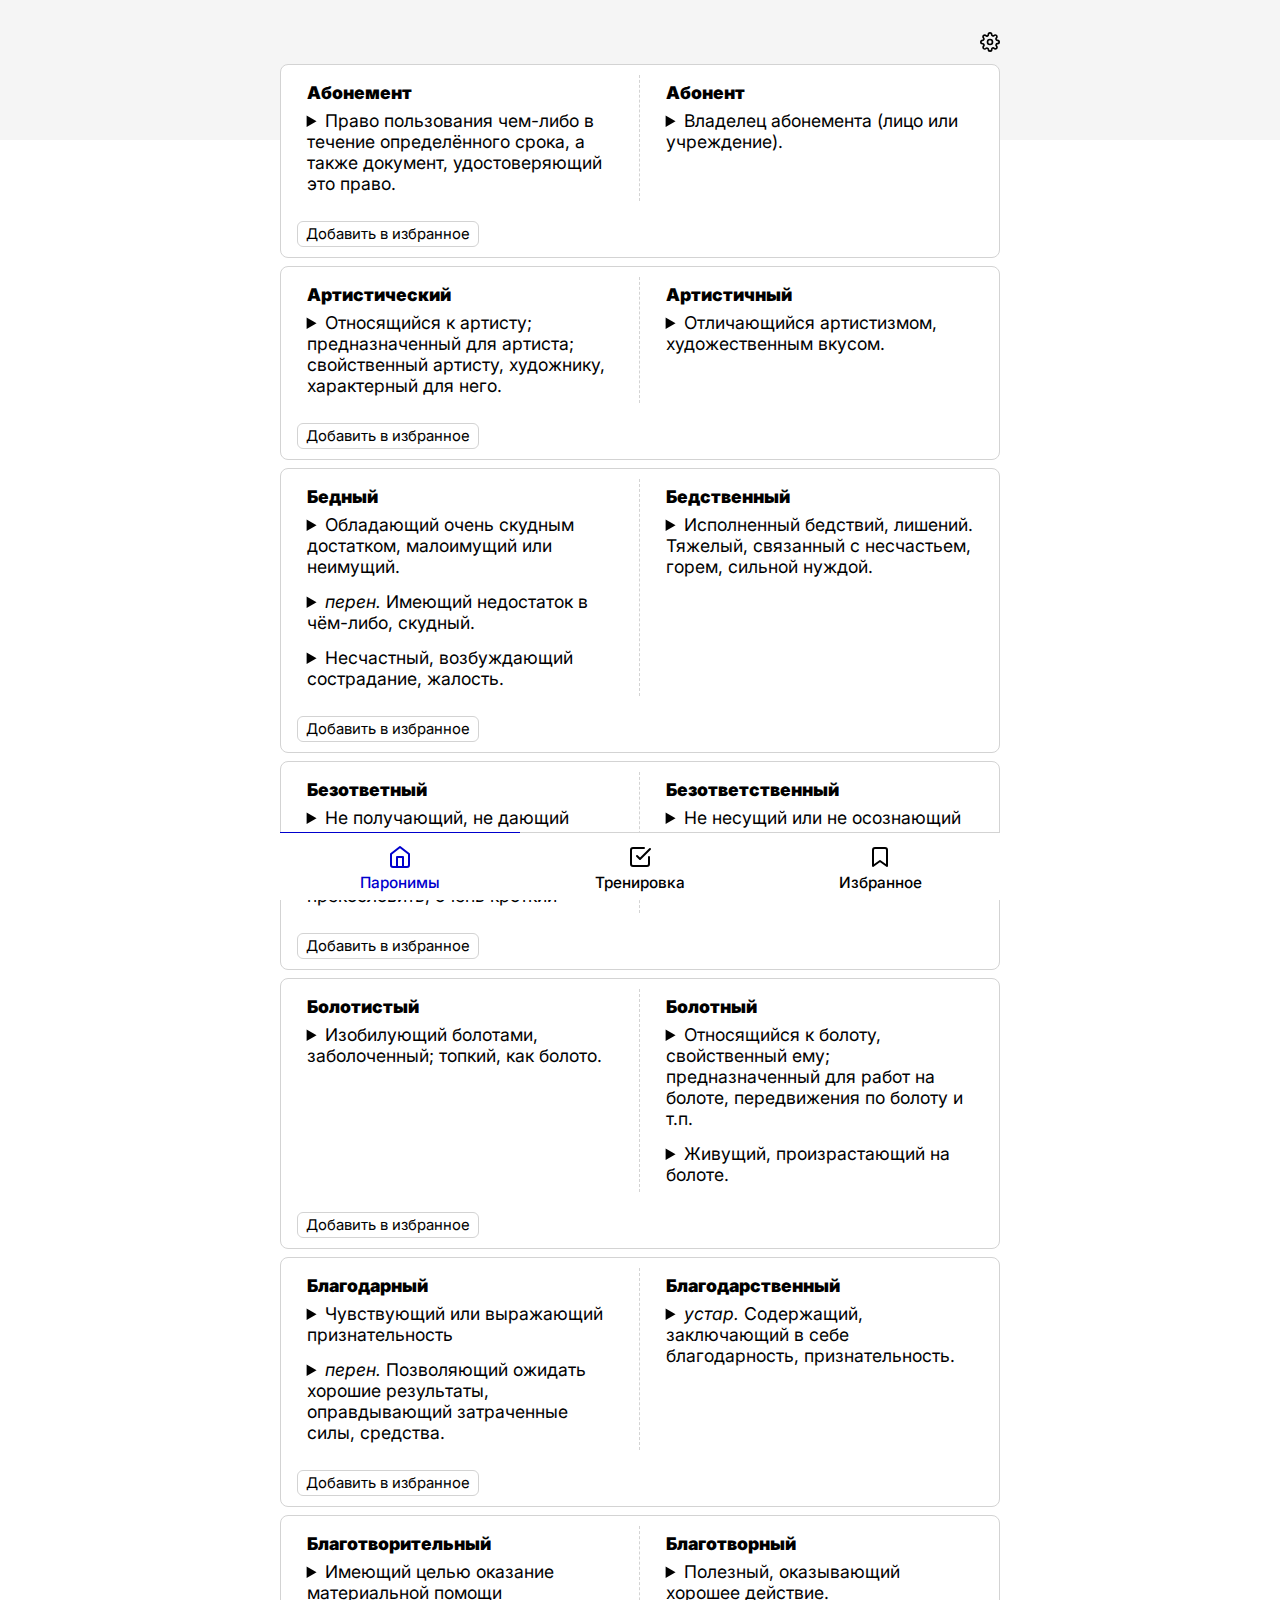
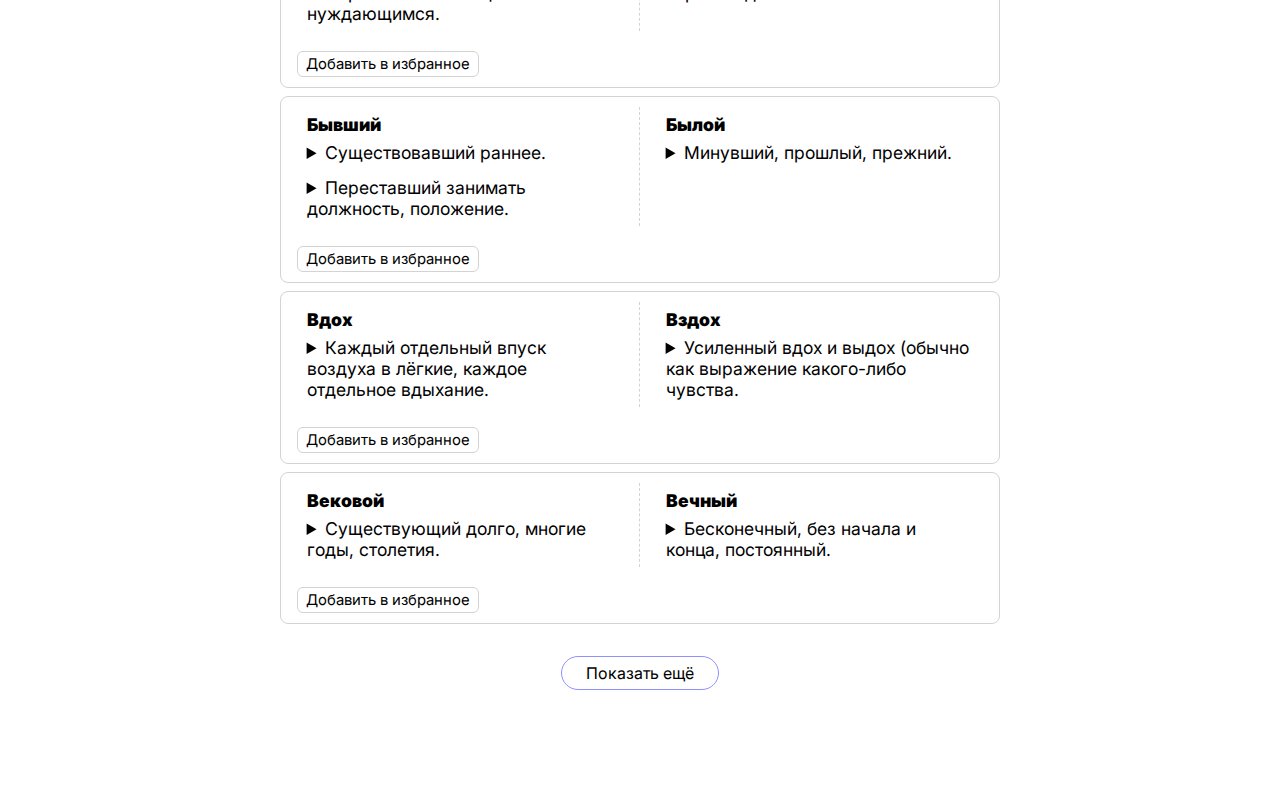
<file: index.html>
<!DOCTYPE html>
<html>
    <head>
        <title>Русский язык</title>
        <meta name="viewport" content="width=device-width, initial-scale=1.0">
        <meta http-equiv="Content-Type" content="text/html;charset=UTF-8">
        <link rel="stylesheet" href="style.css">
        <link rel="preconnect" href="https://fonts.gstatic.com">
        <link rel="manifest" href="manifest.json">
        <link href="https://fonts.googleapis.com/css2?family=Inter:wght@400;500;600;700;800;900&display=swap" rel="stylesheet">
        <script src="main.js" defer></script>
    </head>
    <body>
        <div id="welcome"></div>
        <main>
            <article id="tab" data-index="0"> <!-- main -->
                <header>
                    <button onclick="changeTab(3)"><svg viewBox="0 0 24 24"><circle cx="12" cy="12" r="3"></circle><path d="M19.4 15a1.65 1.65 0 0 0 .33 1.82l.06.06a2 2 0 0 1 0 2.83 2 2 0 0 1-2.83 0l-.06-.06a1.65 1.65 0 0 0-1.82-.33 1.65 1.65 0 0 0-1 1.51V21a2 2 0 0 1-2 2 2 2 0 0 1-2-2v-.09A1.65 1.65 0 0 0 9 19.4a1.65 1.65 0 0 0-1.82.33l-.06.06a2 2 0 0 1-2.83 0 2 2 0 0 1 0-2.83l.06-.06a1.65 1.65 0 0 0 .33-1.82 1.65 1.65 0 0 0-1.51-1H3a2 2 0 0 1-2-2 2 2 0 0 1 2-2h.09A1.65 1.65 0 0 0 4.6 9a1.65 1.65 0 0 0-.33-1.82l-.06-.06a2 2 0 0 1 0-2.83 2 2 0 0 1 2.83 0l.06.06a1.65 1.65 0 0 0 1.82.33H9a1.65 1.65 0 0 0 1-1.51V3a2 2 0 0 1 2-2 2 2 0 0 1 2 2v.09a1.65 1.65 0 0 0 1 1.51 1.65 1.65 0 0 0 1.82-.33l.06-.06a2 2 0 0 1 2.83 0 2 2 0 0 1 0 2.83l-.06.06a1.65 1.65 0 0 0-.33 1.82V9a1.65 1.65 0 0 0 1.51 1H21a2 2 0 0 1 2 2 2 2 0 0 1-2 2h-.09a1.65 1.65 0 0 0-1.51 1z"></path></svg></button>
                </header>
                <div class="main-background"></div>

                <div class="paronym-box last-pinned" style="display: none;">
                    <div style="max-width: 80%;">
                        <p><b>Ежедневная цель</b></p>
                        <div class="progress-bar"><div class="progress-bar-active"></div></div>
                        <p style="font-size: .96em" id="dailygoal-status">Ещё <b>2</b> упражнения</p>
                    </div>
                    <div class="paronym-box-actions">
                        <button class="large" onclick="changeTab(1)">Тренировка</button>
                        <button class="large secondary" onclick="changeTab(3)">Настроить</button>
                    </div>
                </div>

            </article>

            <article id="tab" data-index="1"> <!-- train -->
            </article>

            <article id="tab" data-index="2"> <!-- featured -->

            </article>

            <article id="tab" data-index="3"> <!-- settings -->
                <header class="header">
                    <button class="back" onclick="changeTab(0)">
                        <svg><path d="M19 12H6M12 5l-7 7 7 7"/></svg>Настройки</button>
                </header>
                <section>
                    <table>
                        <tr><td><b>Сбросить данные</b><br>Сбросить данные, хранящиеся локально.</td><td><details><summary>Я хочу сбросить данные (невозможно отменить)</summary><p><button class="btn large" onclick="clearData()">Сбросить данные</button></p></details></td></tr>
                    </table>

                    <br>
                    <button class="btn large" onclick="saveSettings()">Сохранить</button>
                </section>
            </article>

        </main>

        <footer>
            <button data-index="0"><svg><path d="M3 9l9-7 9 7v11a2 2 0 0 1-2 2H5a2 2 0 0 1-2-2z"></path><polyline points="9 22 9 12 15 12 15 22"></polyline></svg><span>Паронимы</span></button>
            <button data-index="1"><svg><polyline points="9 11 12 14 22 4"></polyline><path d="M21 12v7a2 2 0 0 1-2 2H5a2 2 0 0 1-2-2V5a2 2 0 0 1 2-2h11"></path></svg><span>Тренировка</span></button>
            <button data-index="2"><svg><path d="M19 21l-7-5-7 5V5a2 2 0 0 1 2-2h10a2 2 0 0 1 2 2z"></path></svg><span>Избранное</span></button>
        </footer>
    </body>
</html>
</file>
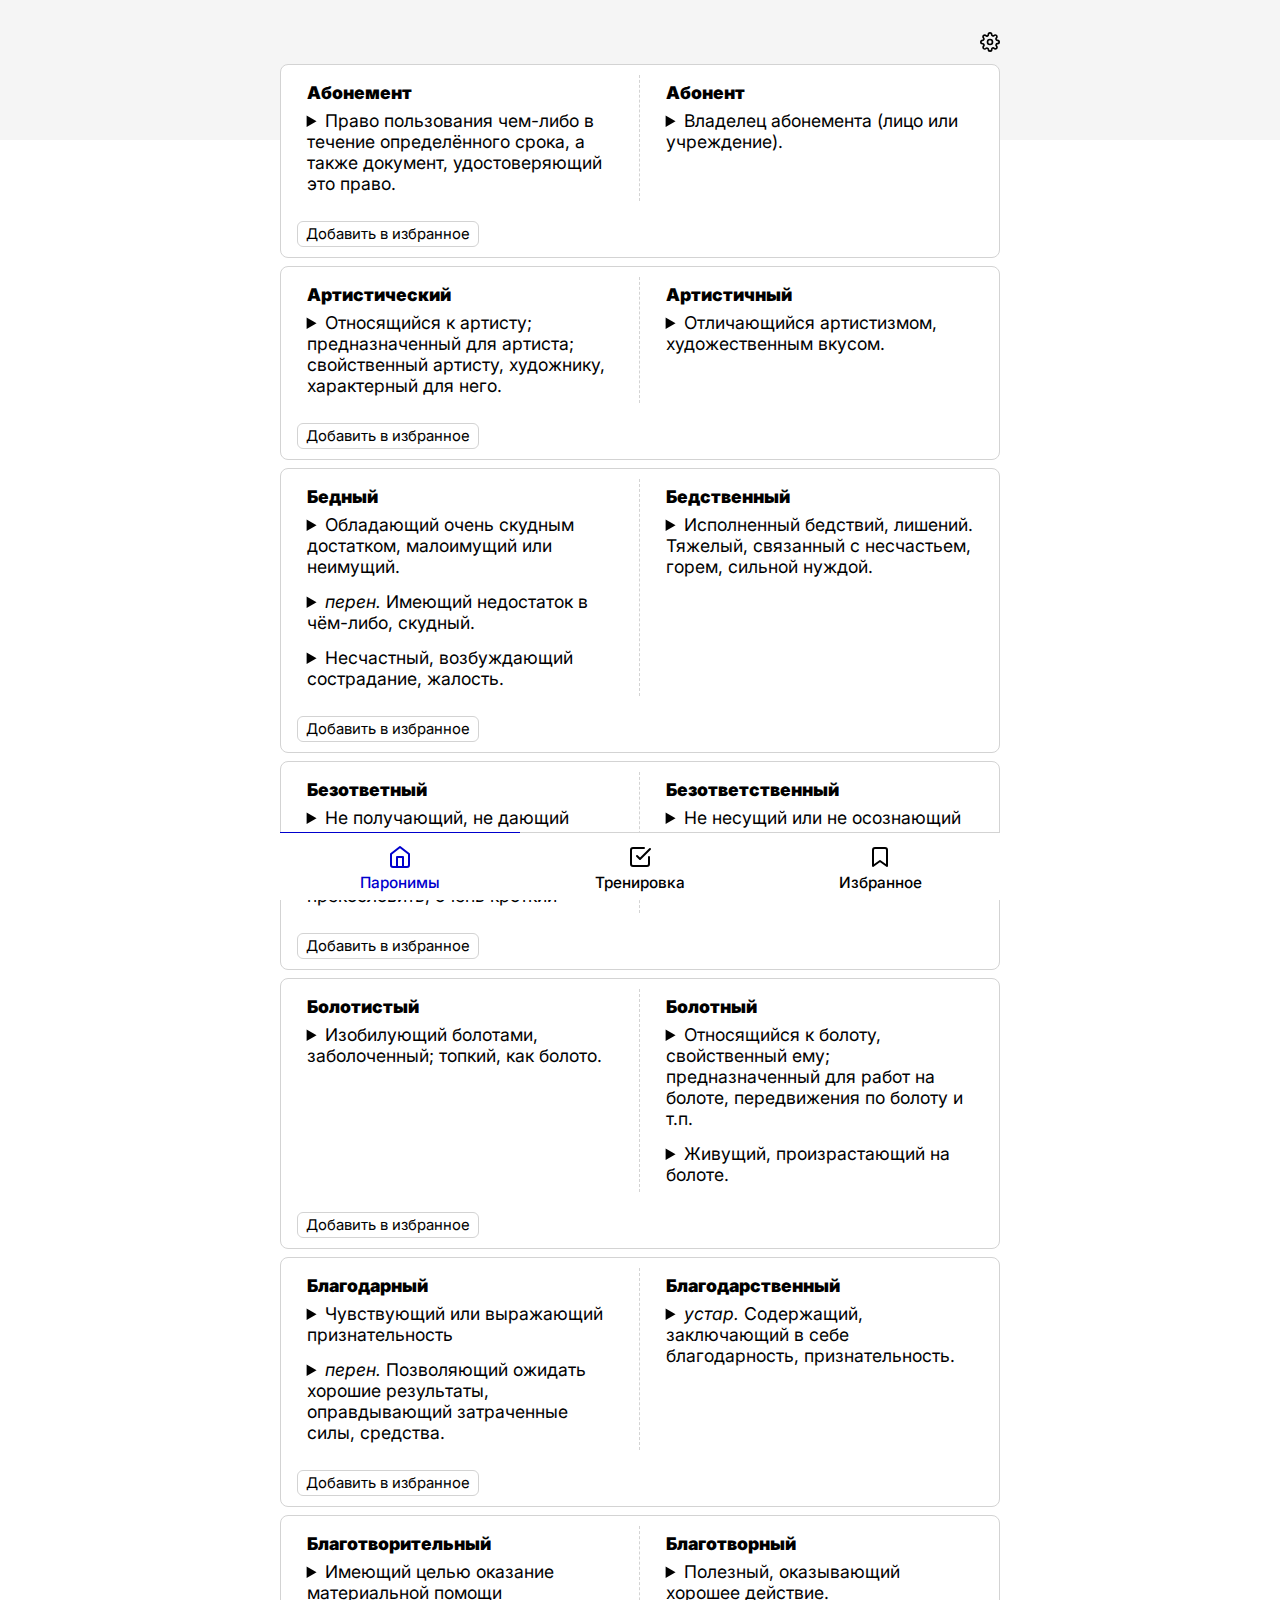
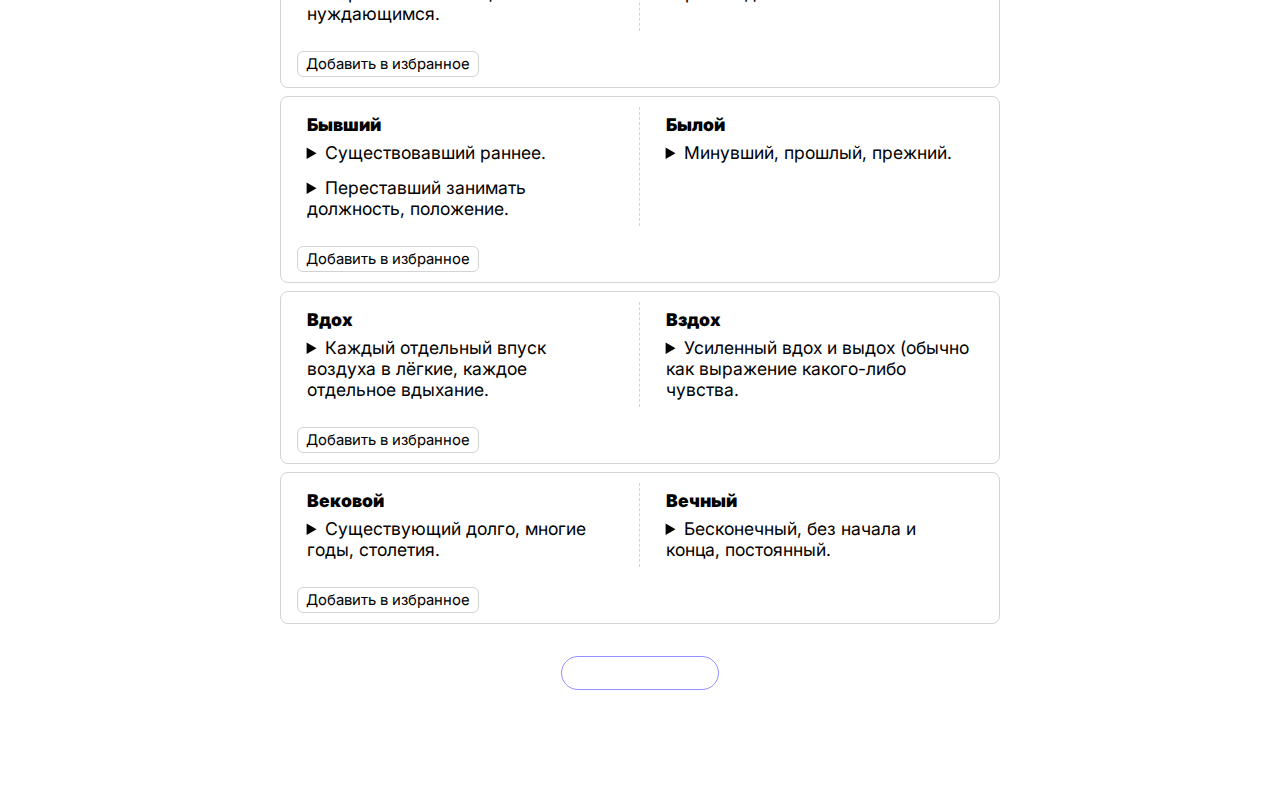
<file: public/index.html>
<!DOCTYPE html><html> <head> <title>Русский язык</title> <meta name="viewport" content="width=device-width, initial-scale=1.0"> <meta http-equiv="Content-Type" content="text/html;charset=UTF-8"> <link rel="stylesheet" href="style.css"> <link rel="preconnect" href="https://fonts.gstatic.com"> <link rel="manifest" href="manifest.json"> <link href="https://fonts.googleapis.com/css2?family=Inter:wght@400;500;600;700;800;900&display=swap" rel="stylesheet"> <script src="main.js" defer></script> </head> <body> <div id="welcome"></div><main> <article id="tab" data-index="0"> <header> <button onclick="changeTab(3)"><svg viewBox="0 0 24 24"><circle cx="12" cy="12" r="3"></circle><path d="M19.4 15a1.65 1.65 0 0 0 .33 1.82l.06.06a2 2 0 0 1 0 2.83 2 2 0 0 1-2.83 0l-.06-.06a1.65 1.65 0 0 0-1.82-.33 1.65 1.65 0 0 0-1 1.51V21a2 2 0 0 1-2 2 2 2 0 0 1-2-2v-.09A1.65 1.65 0 0 0 9 19.4a1.65 1.65 0 0 0-1.82.33l-.06.06a2 2 0 0 1-2.83 0 2 2 0 0 1 0-2.83l.06-.06a1.65 1.65 0 0 0 .33-1.82 1.65 1.65 0 0 0-1.51-1H3a2 2 0 0 1-2-2 2 2 0 0 1 2-2h.09A1.65 1.65 0 0 0 4.6 9a1.65 1.65 0 0 0-.33-1.82l-.06-.06a2 2 0 0 1 0-2.83 2 2 0 0 1 2.83 0l.06.06a1.65 1.65 0 0 0 1.82.33H9a1.65 1.65 0 0 0 1-1.51V3a2 2 0 0 1 2-2 2 2 0 0 1 2 2v.09a1.65 1.65 0 0 0 1 1.51 1.65 1.65 0 0 0 1.82-.33l.06-.06a2 2 0 0 1 2.83 0 2 2 0 0 1 0 2.83l-.06.06a1.65 1.65 0 0 0-.33 1.82V9a1.65 1.65 0 0 0 1.51 1H21a2 2 0 0 1 2 2 2 2 0 0 1-2 2h-.09a1.65 1.65 0 0 0-1.51 1z"></path></svg></button> </header> <div class="main-background"></div></article> <article id="tab" data-index="1"> </article> <article id="tab" data-index="2"> </article> <article id="tab" data-index="3"> <header class="header"> <button class="back" onclick="changeTab(0)"> <svg><path d="M19 12H6M12 5l-7 7 7 7"/></svg>Настройки</button> </header> <section> <table> <tr><td><b>Сбросить данные</b><br>Сбросить данные, хранящиеся локально.</td><td><details><summary>Я хочу сбросить данные (невозможно отменить)</summary><p><button class="btn large" onclick="clearData()">Сбросить данные</button></p></details></td></tr></table> <br><button class="btn large" onclick="saveSettings()">Сохранить</button> </section> </article> </main> <footer> <button data-index="0"><svg><path d="M3 9l9-7 9 7v11a2 2 0 0 1-2 2H5a2 2 0 0 1-2-2z"></path><polyline points="9 22 9 12 15 12 15 22"></polyline></svg><span>Паронимы</span></button> <button data-index="1"><svg><polyline points="9 11 12 14 22 4"></polyline><path d="M21 12v7a2 2 0 0 1-2 2H5a2 2 0 0 1-2-2V5a2 2 0 0 1 2-2h11"></path></svg><span>Тренировка</span></button> <button data-index="2"><svg><path d="M19 21l-7-5-7 5V5a2 2 0 0 1 2-2h10a2 2 0 0 1 2 2z"></path></svg><span>Избранное</span></button> </footer> </body></html>
</file>
<file: style.css>
:root {
    --font: 'Inter', sans-serif;

    --max-width: 720px;

    --border-color: lightgray;
    --button-bg-hover: rgb(248, 248, 248);
    --active-color: mediumblue;
    --active-color-light: rgb(144, 144, 255);
    --active-color-light2: rgb(102, 102, 255);

    --background: white;

    --progressbar-active: goldenrod;
}

body {
    font-family: var(--font);
    margin: 3em 1em 6em 1em;
    background-color: var(--background);
    overflow-y: scroll;
}

main {
    max-width: var(--max-width);
    margin: 0 auto;
}

.paronym-box {
    border: 1px solid var(--border-color);
    border-radius: 8px;

    margin: 8px 0;

    background-color: var(--background);
}
.paronym-box.grid {
    display: grid;
    grid-template-columns: repeat(2, 1fr);
}

.paronym-box > div {
    margin: 10px 8px;
}
.paronym-box.grid > div.border {
    border-right: 1px dashed var(--border-color);
    margin-right: 0;
    padding-right: 8px;
}

@media (max-width: 440px) {
    .paronym-box.grid {
        display: flex;
        flex-direction: column;
    }

    .paronym-box > div {
        margin: 8px 8px;
        border: none;
    }

    .paronym-box.grid > div.border {
        border-bottom: 1px dashed var(--border-color);
        border-right: none;
        padding-bottom: 8px;
        margin-right: 8px;
    }
}
@media (min-width: 440px) {
    .paronym-box.grid > div.border:nth-of-type(2n) {
        border: none;
    }
}

.paronym-box > div p,
.paronym-box > div summary {
    margin: .4em 1em;
    font-size: 1.1em;
}
.paronym-box > div p b {
    font-weight: 900;
}

.paronym-box > div summary {
    cursor: pointer;
}

.paronym-box > div p.paronym-box-example {
    color: gray;
    font-style: italic;
    font-size: 1.05em;
    padding-left: 1.3em;
}
.paronym-box > div ul.paronym-box-example {
    color: gray;
    font-style: italic;
    font-size: 1.05em;
    /*margin-left: 1em;*/
}
.paronym-box > div ul.paronym-box-example li {
    margin-bottom: 4px;
}

.paronym-box p.box-title {
    color: gray;
    margin: 8px 16px;
    font-size: .95em;
}

.paronym-box-actions {
    /*outline: 1px solid red;*/
    grid-column: 1 / 3;

    display: flex;
    flex-wrap: wrap;
    gap: 8px;

    padding-left: 8px;
    padding-right: 8px;
}
.paronym-box-actions button,
button.btn {
    all: unset;
    font-size: .93em;
    padding: 3px 8px;
    border: 1px solid var(--border-color);
    border-radius: 6px;

    user-select: none;
    cursor: pointer;
}
.paronym-box-actions button:hover,
button.btn:hover {
    background-color: var(--button-bg-hover);
}
.paronym-box-actions button:active,
button.btn:active {
    transform: translateY(1px);
}

/* last-pinned */
.last-pinned {
    margin-bottom: 1.5em;
}


/* FOOTER */
footer {
    position: fixed;
    bottom: 0;
    left: 0;
    right: 0;
    max-width: var(--max-width);
    margin: 0 auto;

    display: grid;
    grid-template-columns: repeat(3, 1fr);
    background-color: var(--background);
}

footer button {
    width: 100%;
    all: unset;
    display: flex;
    flex-direction: column;
    align-items: center;
    padding: 8px;
    border-top: 1px solid var(--border-color);

    user-select: none;
    cursor: pointer;
}

footer button svg {
    --size: 24px;
    width: var(--size);
    height: var(--size);
    fill: none;
    stroke: black;
    stroke-width: 2px;
    stroke-linecap: round;
    stroke-linejoin: round;
    margin: 4px;
}
footer button span {
    font-size: .96em;
    font-weight: 500;
}
@media (max-width: 440px) {
    footer button span {
        font-size: .8em;
    }
}

/*footer button:hover {
    background-color: var(--button-bg-hover);
}*/

footer button.current {
    border-top: 1px solid var(--active-color);
    color: var(--active-color);
}
footer button.current svg {
    stroke: var(--active-color);
}


/* progress bar */
.progress-bar {
    border: 1px solid var(--border-color);
    border-radius: 6px;
    background-color: var(--button-bg-hover);
    overflow: hidden;
    margin: 0 8px;
}

.progress-bar-active {
    background-color: var(--progressbar-active);
    padding: 8px 0;
    border-radius: 0 4px 4px 0;

    transition: width 1s;

    /*width: 80%;*/
}

button.large {
    font-size: 1rem;
    font-weight: 500;
    padding: 6px 16px;
}
button.secondary {
    border: none;
}

/* h2 */
h2 {
    font-weight: 900;
    font-size: 2em;
}

/* table */
table {
    width: 100%;
}
table td {
    padding: 8px 0;
    vertical-align: top;
}

/* input */
input {
    all: unset;
    border: 1px solid var(--border-color);
    padding: 4px 8px;
    border-radius: 8px;
    width: 80%;
}
input:hover,
input:focus {
    background-color: var(--button-bg-hover);
}
input:focus {
    border-color: var(--active-color);
}

/* details */
summary {
    cursor: pointer;
}


/* MAIN TAB */
.main-background {
    height: 140px;
    width: 100%;
    background-color: #f5f5f5;
    position: absolute;
    top: 0;
    left: 0;
    right: 0;
    z-index: -100;
}

#show-more-button {
    all: unset;
    display: block;
    color: black;
    padding: 6px 24px;
    border-radius: 80px;
    margin: 32px auto;
    
    border: 1px solid var(--active-color-light);

    user-select: none;
}
#show-more-button:hover {
    /*background-color: var(--active-color-light2);*/
    border-color: var(--active-color-light2);
}
#show-more-button:active {
    transform: translateY(1px);
}

#tab[data-index="0"] header {
    display: flex;
    justify-content: flex-end;
    margin-top: -1em;
    margin-bottom: .5em;
}
#tab[data-index="0"] header button {
    all: unset;
    cursor: pointer;
}
#tab[data-index="0"] header button:active {
    transform: translateY(1px);
}
#tab[data-index="0"] header button svg {
    --size: 20px;
    width: var(--size); height: var(--size);
    stroke: black;
    fill: none;
    stroke-width: 2px;
}

/* TRAINING */
#train-main {
    border: 1px solid var(--border-color);
    border-radius: 8px;

    background: linear-gradient(-135deg, var(--active-color-light), white);
}
#train-main.checked {
    border-radius: 8px 8px 0 0;
}
#train-main > div {
    margin: 10px 8px;
    max-width: 80%;
}

.train-task {
    font-size: 1.2em;
    font-weight: 700;
    margin-left: 4px;
}
#train-main > div > div {
    display: flex;
    flex-wrap: wrap;
    gap: 8px;
    align-items: center;
}
#train-main button {
    all: unset;
    padding: 6px 18px;
    font-weight: 500;
    background-color: var(--background);
    border: 1px solid var(--border-color);
    border-radius: 8px;
    user-select: none;
}
#train-main button:hover {
    background-color: var(--button-bg-hover);
}
#train-main button:active {
    transform: translateY(1px);
}

#train-buttons button.correct {
    background-color: green;
}
#train-buttons p {
    margin: 0;
    margin-left: 8px;
    font-weight: 600;
}

/* train-explain */
#train-explain {
    display: block;
    border: 1px solid var(--border-color);
    border-top: 0;
    border-radius: 0 0 8px 8px;
}
#train-explain details {
    display: inline-block;
    margin: 8px 8px;
}
#train-explain details summary {
    font-weight: 700;
}
#train-explain-box {
    margin: .7em 1em;
}
#train-explain-box .paronym-box {
    border: none;
    margin: 0;
}

/* SETTINGS */
header.header {
    position: sticky;
    top: 0;
    /*left: 0; right: 0;*/
    /*outline: 1px solid red;*/
    padding: 8px 0px;
    margin-bottom: 1em;
    margin-top: -3em;
    padding-top: 1.5em;
    background-color: var(--background);

    user-select: none;
}
header.header button.back {
    all: unset;
    font-weight: 700;
    display: flex;
    align-items: center;
    gap: 8px;
    font-size: 1.1em;
    cursor: pointer;
}
header.header button.back svg {
    --size: 24px;
    width: var(--size); height: var(--size);
    stroke: black;
    fill: none;
    stroke-width: 2px;
}
</file>
<file: public/style.css>
:root{--font:'Inter',sans-serif;--max-width:720px;--border-color:lightgray;--button-bg-hover:rgb(248, 248, 248);--active-color:mediumblue;--active-color-light:rgb(144, 144, 255);--active-color-light2:rgb(102, 102, 255);--background:white;--progressbar-active:goldenrod}body{font-family:var(--font);margin:3em 1em 6em 1em;background-color:var(--background);overflow-y:scroll}main{max-width:var(--max-width);margin:0 auto}.paronym-box{border:1px solid var(--border-color);border-radius:8px;margin:8px 0;background-color:var(--background)}.paronym-box.grid{display:grid;grid-template-columns:repeat(2,1fr)}.paronym-box>div{margin:10px 8px}.paronym-box.grid>div.border{border-right:1px dashed var(--border-color);margin-right:0;padding-right:8px}@media (max-width:440px){.paronym-box.grid{display:flex;flex-direction:column}.paronym-box>div{margin:8px 8px;border:none}.paronym-box.grid>div.border{border-bottom:1px dashed var(--border-color);border-right:none;padding-bottom:8px;margin-right:8px}}@media (min-width:440px){.paronym-box.grid>div.border:nth-of-type(2n){border:none}}.paronym-box>div p,.paronym-box>div summary{margin:.4em 1em;font-size:1.1em}.paronym-box>div p b{font-weight:900}.paronym-box>div summary{cursor:pointer}.paronym-box>div p.paronym-box-example{color:gray;font-style:italic;font-size:1.05em;padding-left:1.3em}.paronym-box>div ul.paronym-box-example{color:gray;font-style:italic;font-size:1.05em}.paronym-box>div ul.paronym-box-example li{margin-bottom:4px}.paronym-box p.box-title{color:gray;margin:8px 16px;font-size:.95em}.paronym-box-actions{grid-column:1/3;display:flex;flex-wrap:wrap;gap:8px;padding-left:8px;padding-right:8px}.paronym-box-actions button,button.btn{all:unset;font-size:.93em;padding:3px 8px;border:1px solid var(--border-color);border-radius:6px;user-select:none;cursor:pointer}.paronym-box-actions button:hover,button.btn:hover{background-color:var(--button-bg-hover)}.paronym-box-actions button:active,button.btn:active{transform:translateY(1px)}.last-pinned{margin-bottom:1.5em}footer{position:fixed;bottom:0;left:0;right:0;max-width:var(--max-width);margin:0 auto;display:grid;grid-template-columns:repeat(3,1fr);background-color:var(--background)}footer button{width:100%;all:unset;display:flex;flex-direction:column;align-items:center;padding:8px;border-top:1px solid var(--border-color);user-select:none;cursor:pointer}footer button svg{--size:24px;width:var(--size);height:var(--size);fill:none;stroke:#000;stroke-width:2px;stroke-linecap:round;stroke-linejoin:round;margin:4px}footer button span{font-size:.96em;font-weight:500}@media (max-width:440px){footer button span{font-size:.8em}}footer button.current{border-top:1px solid var(--active-color);color:var(--active-color)}footer button.current svg{stroke:var(--active-color)}button.large{font-size:1rem;font-weight:500;padding:6px 16px}button.secondary{border:none}h2{font-weight:900;font-size:2em}table{width:100%}table td{padding:8px 0;vertical-align:top}summary{cursor:pointer}.main-background{height:140px;width:100%;background-color:#f5f5f5;position:absolute;top:0;left:0;right:0;z-index:-100}#show-more-button{all:unset;display:block;color:#fff;padding:6px 24px;border-radius:80px;margin:32px auto;border:1px solid var(--active-color-light);user-select:none}#show-more-button:hover{border-color:var(--active-color-light2)}#show-more-button:active{transform:translateY(1px)}#tab[data-index="0"] header{display:flex;justify-content:flex-end;margin-top:-1em;margin-bottom:.5em}#tab[data-index="0"] header button{all:unset;cursor:pointer}#tab[data-index="0"] header button:active{transform:translateY(1px)}#tab[data-index="0"] header button svg{--size:20px;width:var(--size);height:var(--size);stroke:#000;fill:none;stroke-width:2px}#train-main{border:1px solid var(--border-color);border-radius:8px;background:linear-gradient(-135deg,var(--active-color-light),#fff)}#train-main.checked{border-radius:8px 8px 0 0}#train-main>div{margin:10px 8px;max-width:80%}.train-task{font-size:1.2em;font-weight:700;margin-left:4px}#train-main>div>div{display:flex;flex-wrap:wrap;gap:8px;align-items:center}#train-main button{all:unset;padding:6px 18px;font-weight:500;background-color:var(--background);border:1px solid var(--border-color);border-radius:8px;user-select:none}#train-main button:hover{background-color:var(--button-bg-hover)}#train-main button:active{transform:translateY(1px)}#train-buttons button.correct{background-color:green}#train-buttons p{margin:0;margin-left:8px;font-weight:600}#train-explain{display:block;border:1px solid var(--border-color);border-top:0;border-radius:0 0 8px 8px}#train-explain details{display:inline-block;margin:8px 8px}#train-explain details summary{font-weight:700}#train-explain-box{margin:.7em 1em}#train-explain-box .paronym-box{border:none;margin:0}header.header{position:sticky;top:0;padding:8px 0;margin-bottom:1em;margin-top:-3em;padding-top:1.5em;background-color:var(--background);user-select:none}header.header button.back{all:unset;font-weight:700;display:flex;align-items:center;gap:8px;font-size:1.1em;cursor:pointer}header.header button.back svg{--size:24px;width:var(--size);height:var(--size);stroke:#000;fill:none;stroke-width:2px}
</file>
